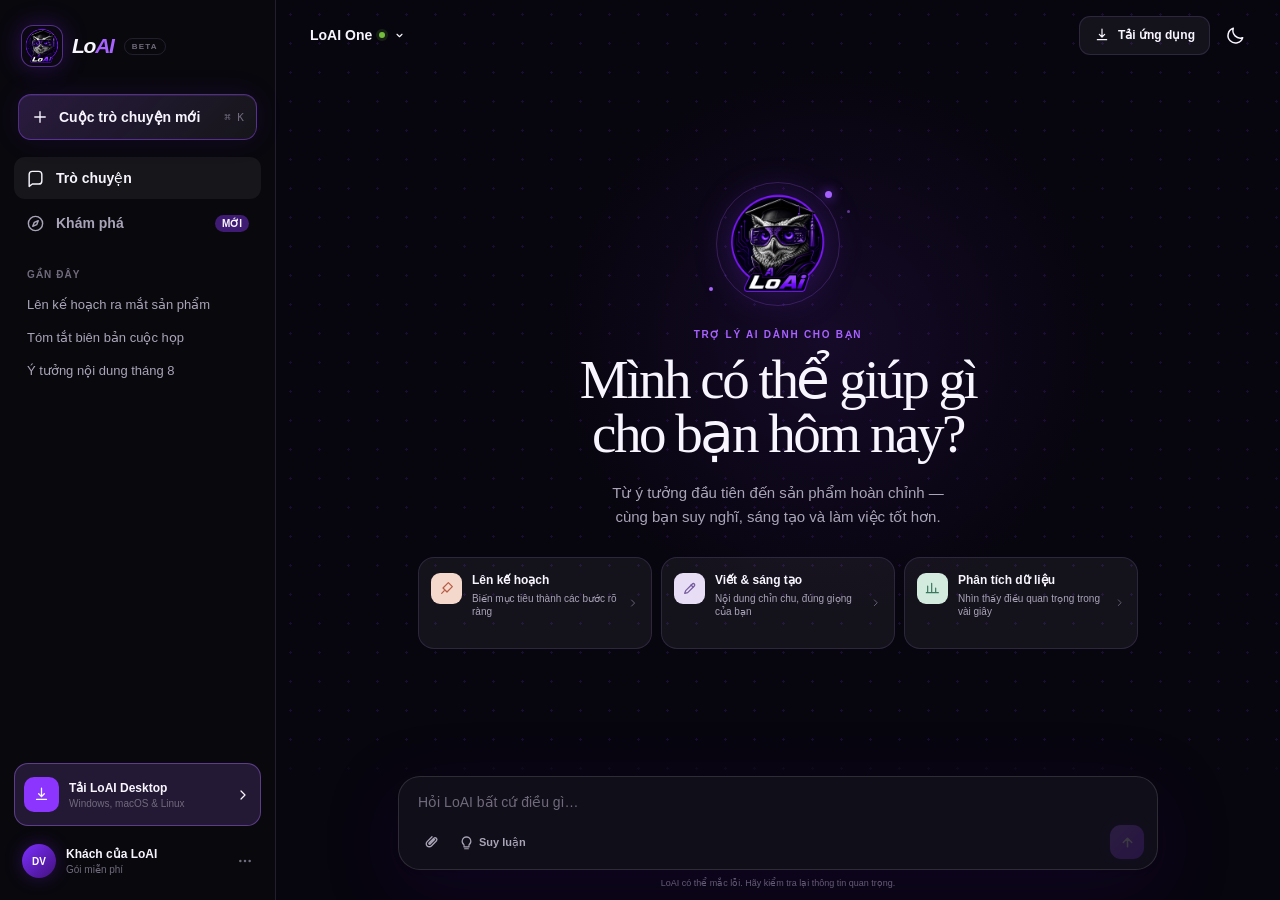
<file: index.html>
<!doctype html>
<html lang="vi">
  <head>
    <meta charset="UTF-8" />
    <meta name="viewport" content="width=device-width, initial-scale=1.0" />
    <meta name="description" content="LoAI — trợ lý AI hiểu cách bạn làm việc, viết và sáng tạo." />
    <meta name="theme-color" content="#07050e" />
    <title>LoAI — Nghĩ lớn hơn. Làm nhanh hơn.</title>
    <link rel="icon" href="assets/owl.png" type="image/png" />
    <link rel="stylesheet" href="styles.css?v=20260812-2" />
  </head>
  <body>
    <a class="skip-link" href="#main">Chuyển tới nội dung</a>

    <div class="app-shell">
      <div class="scrim" data-close-sidebar hidden></div>
      <aside class="sidebar" id="sidebar" aria-label="Thanh điều hướng">
        <div class="sidebar-top">
          <a class="brand" href="./" aria-label="Trang chủ LoAI">
            <span class="brand-mark" aria-hidden="true"><img src="assets/owl.png" alt="" /></span>
            <span class="brand-word"><i>Lo</i><b>AI</b></span>
            <span class="brand-beta">Beta</span>
          </a>
          <button class="icon-button mobile-only" type="button" data-close-sidebar aria-label="Đóng menu">
            <svg viewBox="0 0 24 24"><path d="m6 6 12 12M18 6 6 18"/></svg>
          </button>
        </div>

        <button class="new-chat" type="button" data-new-chat>
          <svg viewBox="0 0 24 24"><path d="M12 5v14M5 12h14"/></svg>
          <span>Cuộc trò chuyện mới</span>
          <kbd>⌘ K</kbd>
        </button>

        <nav class="sidebar-nav" aria-label="Điều hướng chính">
          <a class="nav-item is-active" href="#chat">
            <svg viewBox="0 0 24 24"><path d="M20 15a4 4 0 0 1-4 4H8l-4 3V7a4 4 0 0 1 4-4h8a4 4 0 0 1 4 4Z"/></svg>
            Trò chuyện
          </a>
          <a class="nav-item" href="#kham-pha">
            <svg viewBox="0 0 24 24"><circle cx="12" cy="12" r="9"/><path d="m15.5 8.5-2 5-5 2 2-5Z"/></svg>
            Khám phá
            <span class="badge">Mới</span>
          </a>
        </nav>

        <div class="history">
          <p class="eyebrow">Gần đây</p>
          <button class="history-item" type="button">Lên kế hoạch ra mắt sản phẩm</button>
          <button class="history-item" type="button">Tóm tắt biên bản cuộc họp</button>
          <button class="history-item" type="button">Ý tưởng nội dung tháng 8</button>
        </div>

        <div class="sidebar-footer">
          <a class="download-card" href="https://github.com/aerovfx/LoAIapp/releases" target="_blank" rel="noopener noreferrer">
            <span class="download-icon"><svg viewBox="0 0 24 24"><path d="M12 3v12m0 0 4-4m-4 4-4-4M5 19h14"/></svg></span>
            <span><strong>Tải LoAI Desktop</strong><small>Windows, macOS & Linux</small></span>
            <svg class="arrow" viewBox="0 0 24 24"><path d="m9 18 6-6-6-6"/></svg>
          </a>
          <button class="profile" type="button">
            <span class="avatar">DV</span>
            <span><strong>Khách của LoAI</strong><small>Gói miễn phí</small></span>
            <svg viewBox="0 0 24 24"><circle cx="5" cy="12" r="1"/><circle cx="12" cy="12" r="1"/><circle cx="19" cy="12" r="1"/></svg>
          </button>
        </div>
      </aside>

      <main class="main" id="main">
        <header class="topbar">
          <button class="icon-button menu-button" type="button" data-open-sidebar aria-label="Mở menu" aria-controls="sidebar" aria-expanded="false">
            <svg viewBox="0 0 24 24"><path d="M4 7h16M4 12h16M4 17h16"/></svg>
          </button>
          <button class="model-picker" type="button" aria-label="Chọn mô hình">
            <span>LoAI One</span>
            <span class="status-dot"></span>
            <svg viewBox="0 0 24 24"><path d="m8 10 4 4 4-4"/></svg>
          </button>
          <div class="topbar-actions">
            <a class="desktop-cta" href="https://github.com/aerovfx/LoAIapp/releases" target="_blank" rel="noopener noreferrer">
              <svg viewBox="0 0 24 24"><path d="M12 3v12m0 0 4-4m-4 4-4-4M5 19h14"/></svg>
              Tải ứng dụng
            </a>
            <button class="icon-button" type="button" data-theme-toggle aria-label="Đổi giao diện sáng tối">
              <svg class="sun-icon" viewBox="0 0 24 24"><circle cx="12" cy="12" r="4"/><path d="M12 2v2M12 20v2M4.93 4.93l1.42 1.42m11.3 11.3 1.42 1.42M2 12h2m16 0h2M4.93 19.07l1.42-1.42m11.3-11.3 1.42-1.42"/></svg>
              <svg class="moon-icon" viewBox="0 0 24 24"><path d="M20 15.3A9 9 0 0 1 8.7 4a9 9 0 1 0 11.3 11.3Z"/></svg>
            </button>
          </div>
        </header>

        <section class="chat" id="chat" aria-live="polite">
          <div class="welcome" data-welcome>
            <div class="hero-orbit" aria-hidden="true">
              <div class="orbit-ring"></div>
              <span class="spark spark-one"></span><span class="spark spark-two"></span>
              <div class="hero-mark"><img src="assets/owl.png" alt="Biểu tượng cú mèo LoAI" /></div>
            </div>
            <p class="hero-kicker">TRỢ LÝ AI DÀNH CHO BẠN</p>
            <h1>Mình có thể giúp gì<br />cho bạn hôm nay?</h1>
            <p class="hero-copy">Từ ý tưởng đầu tiên đến sản phẩm hoàn chỉnh —<br class="desktop-break" /> cùng bạn suy nghĩ, sáng tạo và làm việc tốt hơn.</p>

            <div class="suggestions" aria-label="Câu hỏi gợi ý">
              <button type="button" data-prompt="Lên kế hoạch ra mắt sản phẩm trong 30 ngày">
                <span class="suggestion-icon coral"><svg viewBox="0 0 24 24"><path d="M14 4 6 12l6 6 8-8-6-6Z"/><path d="m4 20 4-4"/></svg></span>
                <span><strong>Lên kế hoạch</strong><small>Biến mục tiêu thành các bước rõ ràng</small></span>
                <svg class="arrow" viewBox="0 0 24 24"><path d="m9 18 6-6-6-6"/></svg>
              </button>
              <button type="button" data-prompt="Viết một bài giới thiệu LoAI thật cuốn hút">
                <span class="suggestion-icon lilac"><svg viewBox="0 0 24 24"><path d="m4 20 4.5-1 10-10a2.1 2.1 0 0 0-3-3l-10 10L4 20Z"/><path d="m13.5 7.5 3 3"/></svg></span>
                <span><strong>Viết & sáng tạo</strong><small>Nội dung chỉn chu, đúng giọng của bạn</small></span>
                <svg class="arrow" viewBox="0 0 24 24"><path d="m9 18 6-6-6-6"/></svg>
              </button>
              <button type="button" data-prompt="Phân tích những xu hướng AI nổi bật gần đây">
                <span class="suggestion-icon mint"><svg viewBox="0 0 24 24"><path d="M4 19V9m6 10V5m6 14v-7m4 7H2"/></svg></span>
                <span><strong>Phân tích dữ liệu</strong><small>Nhìn thấy điều quan trọng trong vài giây</small></span>
                <svg class="arrow" viewBox="0 0 24 24"><path d="m9 18 6-6-6-6"/></svg>
              </button>
            </div>
          </div>

          <div class="conversation" data-conversation hidden></div>
        </section>

        <div class="composer-wrap">
          <form class="composer" data-composer>
            <label class="sr-only" for="message">Nhắn tin cho LoAI</label>
            <textarea id="message" rows="1" maxlength="2000" placeholder="Hỏi LoAI bất cứ điều gì…"></textarea>
            <div class="composer-actions">
              <div>
                <button class="tool-button" type="button" aria-label="Đính kèm tệp"><svg viewBox="0 0 24 24"><path d="m12 5-6.5 6.5a4 4 0 0 0 5.7 5.7L18 10.4a2.5 2.5 0 0 0-3.5-3.5L8 13.4a1 1 0 0 0 1.4 1.4l6-6"/></svg></button>
                <button class="mode-button" type="button"><svg viewBox="0 0 24 24"><path d="M12 3a7 7 0 0 0-4 12.7V19h8v-3.3A7 7 0 0 0 12 3Z"/><path d="M9 22h6"/></svg> Suy luận</button>
              </div>
              <button class="send-button" type="submit" aria-label="Gửi tin nhắn" disabled><svg viewBox="0 0 24 24"><path d="m6 12 6-6 6 6M12 6v12"/></svg></button>
            </div>
          </form>
          <p class="disclaimer">LoAI có thể mắc lỗi. Hãy kiểm tra lại thông tin quan trọng.</p>
        </div>
      </main>
    </div>

    <script src="app.js?v=20260812-2"></script>
  </body>
</html>
</file>
<file: styles.css>
:root {
  color-scheme: dark;
  --bg: #07050e;
  --panel: #09080d;
  --card: rgba(255, 255, 255, 0.055);
  --card-solid: #12101a;
  --text: #f8f5ff;
  --muted: #aaa4b8;
  --subtle: #706a7c;
  --line: rgba(190, 166, 255, 0.14);
  --accent: #8b35ff;
  --accent-strong: #a762ff;
  --accent-ink: #ffffff;
  --glow: rgba(126, 41, 255, 0.28);
  --shadow: 0 20px 70px rgba(44, 7, 91, 0.28), 0 2px 12px rgba(0, 0, 0, 0.3);
  --sidebar-width: 276px;
}

[data-theme="light"] {
  color-scheme: light;
  --bg: #f8f6ff;
  --panel: #eee9f9;
  --card: rgba(255, 255, 255, 0.72);
  --card-solid: #ffffff;
  --text: #171020;
  --muted: #6f687a;
  --subtle: #9690a0;
  --line: rgba(65, 36, 95, 0.12);
  --accent: #7b2cff;
  --accent-strong: #6419e8;
  --accent-ink: #ffffff;
  --glow: rgba(126, 41, 255, 0.12);
  --shadow: 0 18px 60px rgba(57, 31, 87, 0.11), 0 2px 8px rgba(57, 31, 87, 0.06);
}

* { box-sizing: border-box; }
html { height: 100%; scroll-behavior: smooth; }
body {
  margin: 0;
  min-width: 320px;
  height: 100%;
  overflow: hidden;
  background: var(--bg);
  color: var(--text);
  font-family: Inter, ui-sans-serif, -apple-system, BlinkMacSystemFont, "Segoe UI", sans-serif;
  -webkit-font-smoothing: antialiased;
}
button, textarea { font: inherit; }
button, a { -webkit-tap-highlight-color: transparent; }
button { color: inherit; }
a { color: inherit; text-decoration: none; }
svg { width: 20px; fill: none; stroke: currentColor; stroke-width: 1.8; stroke-linecap: round; stroke-linejoin: round; }
button:focus-visible, a:focus-visible, textarea:focus-visible { outline: 3px solid color-mix(in srgb, var(--accent-strong) 70%, transparent); outline-offset: 2px; }

.skip-link { position: fixed; z-index: 100; top: 10px; left: 10px; padding: 10px 14px; border-radius: 10px; background: var(--text); color: var(--bg); transform: translateY(-150%); }
.skip-link:focus { transform: none; }
.sr-only { position: absolute; width: 1px; height: 1px; overflow: hidden; clip: rect(0, 0, 0, 0); white-space: nowrap; }
.app-shell { display: flex; height: 100dvh; }

.sidebar { width: var(--sidebar-width); flex: 0 0 var(--sidebar-width); display: flex; flex-direction: column; padding: 20px 14px 12px; background: var(--panel); border-right: 1px solid var(--line); z-index: 30; }
.sidebar-top { min-height: 52px; display: flex; align-items: center; justify-content: space-between; padding: 0 6px 0 7px; }
.brand { display: inline-flex; align-items: center; gap: 9px; font-size: 20px; font-weight: 750; letter-spacing: -0.04em; }
.brand-mark { display: grid; place-items: center; width: 42px; height: 42px; flex: 0 0 42px; padding: 2px; border: 1px solid rgba(160, 93, 255, .48); border-radius: 12px; background: #0b0713; box-shadow: 0 0 24px var(--glow); }
.brand-mark img { display: block; width: 100%; height: 100%; object-fit: contain; }
.brand-word { font-size: 21px; font-style: italic; letter-spacing: -.06em; }
.brand-word i { font-style: inherit; color: var(--text); }
.brand-word b { color: var(--accent-strong); }
.brand-beta { margin-left: 1px; padding: 3px 7px; border: 1px solid var(--line); border-radius: 999px; color: var(--subtle); font-size: 8px; font-weight: 700; letter-spacing: .16em; text-transform: uppercase; }
.icon-button { width: 40px; height: 40px; display: grid; place-items: center; border: 0; border-radius: 12px; background: transparent; cursor: pointer; }
.icon-button:hover { background: var(--card); }
.mobile-only, .menu-button { display: none; }
.new-chat { min-height: 46px; margin: 22px 4px 17px; padding: 0 12px; display: flex; align-items: center; gap: 10px; border: 1px solid color-mix(in srgb, var(--accent) 38%, var(--line)); border-radius: 13px; background: linear-gradient(135deg, color-mix(in srgb, var(--accent) 16%, var(--card)), var(--card)); box-shadow: 0 1px 0 rgba(255,255,255,.06) inset, 0 0 28px color-mix(in srgb, var(--glow) 38%, transparent); cursor: pointer; font-size: 14px; font-weight: 620; }
.new-chat:hover { border-color: color-mix(in srgb, var(--text) 18%, transparent); background: var(--card-solid); }
.new-chat svg { width: 18px; }
.new-chat kbd { margin-left: auto; color: var(--subtle); font: 11px ui-monospace, monospace; }
.sidebar-nav { display: grid; gap: 3px; }
.nav-item { min-height: 42px; display: flex; align-items: center; gap: 11px; padding: 0 12px; border-radius: 11px; color: var(--muted); font-size: 14px; font-weight: 560; }
.nav-item svg { width: 19px; }
.nav-item:hover, .nav-item.is-active { color: var(--text); background: var(--card); }
.badge { margin-left: auto; padding: 3px 7px; border-radius: 999px; color: var(--text); background: color-mix(in srgb, var(--accent) 42%, transparent); font-size: 10px; font-weight: 750; text-transform: uppercase; }
.history { padding: 25px 5px 0; overflow: hidden; }
.eyebrow { margin: 0 8px 8px; color: var(--subtle); font-size: 10px; font-weight: 750; letter-spacing: .11em; text-transform: uppercase; }
.history-item { width: 100%; padding: 9px 8px; overflow: hidden; border: 0; border-radius: 9px; background: transparent; color: var(--muted); cursor: pointer; font-size: 13px; text-align: left; text-overflow: ellipsis; white-space: nowrap; }
.history-item:hover { color: var(--text); background: var(--card); }
.sidebar-footer { margin-top: auto; display: grid; gap: 8px; }
.download-card { min-height: 63px; display: flex; align-items: center; gap: 10px; padding: 9px; border: 1px solid color-mix(in srgb, var(--accent-strong) 32%, var(--line)); border-radius: 14px; background: color-mix(in srgb, var(--accent) 12%, var(--card)); }
.download-card:hover { background: color-mix(in srgb, var(--accent) 22%, var(--card)); }
.download-icon { width: 35px; height: 35px; flex: 0 0 auto; display: grid; place-items: center; border-radius: 10px; background: var(--accent); color: var(--accent-ink); }
.download-icon svg { width: 17px; }
.download-card > span:nth-child(2), .profile > span:nth-child(2) { min-width: 0; display: grid; gap: 3px; }
.download-card strong, .profile strong { font-size: 12px; font-weight: 680; }
.download-card small, .profile small { color: var(--subtle); font-size: 10px; }
.arrow { width: 16px; margin-left: auto; }
.profile { width: 100%; min-height: 54px; display: flex; align-items: center; gap: 10px; padding: 8px; border: 0; border-radius: 12px; background: transparent; cursor: pointer; text-align: left; }
.profile:hover { background: var(--card); }
.profile > svg { width: 16px; margin-left: auto; color: var(--subtle); }
.avatar { width: 34px; height: 34px; display: grid; place-items: center; border-radius: 50%; background: linear-gradient(135deg, #7c2fff, #42107c); color: #fff; font-size: 10px; font-weight: 720; box-shadow: 0 0 18px var(--glow); }

.main { position: relative; min-width: 0; flex: 1; display: flex; flex-direction: column; background-color: var(--bg); background-image: radial-gradient(circle at 55% 38%, color-mix(in srgb, var(--accent) 11%, transparent), transparent 35%), radial-gradient(circle, color-mix(in srgb, var(--accent) 15%, transparent) 1px, transparent 1.3px); background-size: auto, 29px 29px; }
.topbar { height: 70px; flex: 0 0 70px; display: flex; align-items: center; justify-content: space-between; padding: 0 24px; }
.model-picker { min-height: 40px; display: flex; align-items: center; gap: 7px; padding: 0 10px; border: 0; border-radius: 11px; background: transparent; cursor: pointer; font-size: 14px; font-weight: 650; }
.model-picker:hover { background: var(--card); }
.model-picker svg { width: 15px; }
.status-dot { width: 6px; height: 6px; border-radius: 50%; background: #75bd3d; box-shadow: 0 0 0 3px color-mix(in srgb, #75bd3d 14%, transparent); }
.topbar-actions { display: flex; align-items: center; gap: 6px; }
.desktop-cta { height: 39px; display: inline-flex; align-items: center; gap: 8px; padding: 0 14px; border: 1px solid var(--line); border-radius: 11px; background: var(--card); font-size: 12px; font-weight: 650; }
.desktop-cta:hover { border-color: color-mix(in srgb, var(--accent-strong) 50%, var(--line)); }
.desktop-cta svg { width: 16px; }
.moon-icon { display: block; }
.sun-icon { display: none; }
[data-theme="light"] .sun-icon { display: block; }
[data-theme="light"] .moon-icon { display: none; }

.chat { min-height: 0; flex: 1; overflow-y: auto; scrollbar-width: thin; scrollbar-color: var(--line) transparent; }
.welcome { width: min(820px, calc(100% - 40px)); min-height: 100%; margin: 0 auto; padding: clamp(24px, 5vh, 64px) 0 185px; display: flex; flex-direction: column; align-items: center; justify-content: center; text-align: center; }
.hero-orbit { position: relative; width: 126px; height: 126px; display: grid; place-items: center; margin-bottom: 22px; }
.orbit-ring { position: absolute; inset: 1px; border: 1px solid color-mix(in srgb, var(--accent-strong) 24%, transparent); border-radius: 50%; animation: orbit 12s linear infinite; }
.orbit-ring::after { content: ""; position: absolute; top: 8px; right: 7px; width: 7px; height: 7px; border-radius: 50%; background: var(--accent-strong); box-shadow: 0 0 12px var(--accent); }
.hero-mark { width: 104px; height: 104px; display: grid; place-items: center; border-radius: 24px; background: transparent; filter: drop-shadow(0 0 18px var(--glow)); }
.hero-mark img { display: block; width: 100%; height: 100%; object-fit: contain; }
.spark { position: absolute; border-radius: 50%; background: var(--accent-strong); }
.spark-one { width: 4px; height: 4px; left: -6px; bottom: 16px; }
.spark-two { width: 3px; height: 3px; right: -9px; top: 29px; opacity: .55; }
.hero-kicker { margin: 0 0 13px; color: var(--accent-strong); font-size: 10px; font-weight: 800; letter-spacing: .17em; }
.welcome h1 { margin: 0; max-width: 670px; font-family: Georgia, "Times New Roman", serif; font-size: clamp(38px, 4.3vw, 61px); font-weight: 480; letter-spacing: -.045em; line-height: .98; }
.hero-copy { margin: 20px 0 28px; color: var(--muted); font-size: 15px; line-height: 1.6; }
.suggestions { width: min(720px, 100%); display: grid; grid-template-columns: repeat(3, 1fr); gap: 9px; }
.suggestions button { min-height: 92px; display: flex; align-items: flex-start; gap: 10px; padding: 15px 12px; border: 1px solid var(--line); border-radius: 16px; background: var(--card); cursor: pointer; text-align: left; transition: transform .2s ease, border-color .2s ease, background .2s ease; }
.suggestions button:hover { transform: translateY(-2px); border-color: color-mix(in srgb, var(--text) 17%, transparent); background: var(--card-solid); }
.suggestions button > span:nth-child(2) { min-width: 0; display: grid; gap: 5px; }
.suggestions strong { font-size: 12px; font-weight: 680; }
.suggestions small { color: var(--muted); font-size: 10px; line-height: 1.35; }
.suggestion-icon { width: 31px; height: 31px; flex: 0 0 auto; display: grid; place-items: center; border-radius: 9px; }
.suggestion-icon svg { width: 16px; }
.suggestion-icon.coral { color: #b85b44; background: #f4d8cc; }
.suggestion-icon.lilac { color: #755a9d; background: #e7ddf5; }
.suggestion-icon.mint { color: #39775f; background: #d3ebdf; }
.suggestions .arrow { align-self: center; width: 14px; color: var(--subtle); }

.conversation { width: min(760px, calc(100% - 42px)); margin: 0 auto; padding: 48px 0 190px; }
.message { display: flex; gap: 13px; margin-bottom: 27px; animation: message-in .35s ease both; }
.message.user { justify-content: flex-end; }
.message-bubble { max-width: min(610px, 88%); font-size: 15px; line-height: 1.65; }
.user .message-bubble { padding: 11px 16px; border: 1px solid var(--line); border-radius: 18px 18px 5px 18px; background: var(--card-solid); }
.assistant-avatar { width: 36px; height: 36px; flex: 0 0 auto; display: grid; place-items: center; padding: 2px; border: 1px solid color-mix(in srgb, var(--accent) 55%, var(--line)); border-radius: 11px; background: #08050e; box-shadow: 0 0 16px var(--glow); }
.assistant-avatar img { display: block; width: 100%; height: 100%; object-fit: contain; }
.assistant .message-bubble { padding-top: 3px; }
.assistant .message-bubble p { margin: 0; }
.typing { display: inline-flex; gap: 4px; align-items: center; height: 24px; }
.typing i { width: 5px; height: 5px; border-radius: 50%; background: var(--muted); animation: typing 1s ease-in-out infinite; }
.typing i:nth-child(2) { animation-delay: .15s; }.typing i:nth-child(3) { animation-delay: .3s; }

.composer-wrap { position: absolute; z-index: 10; right: 0; bottom: 0; left: 0; padding: 30px 24px 12px; background: linear-gradient(to bottom, transparent, var(--bg) 25%, var(--bg)); }
.composer { width: min(760px, 100%); margin: 0 auto; padding: 13px 13px 10px 17px; border: 1px solid color-mix(in srgb, var(--text) 13%, transparent); border-radius: 22px; background: color-mix(in srgb, var(--card-solid) 92%, transparent); box-shadow: var(--shadow); backdrop-filter: blur(18px); }
.composer textarea { width: 100%; min-height: 30px; max-height: 140px; display: block; resize: none; overflow-y: auto; border: 0; outline: 0; background: transparent; color: var(--text); font-size: 14px; line-height: 1.55; }
.composer textarea::placeholder { color: var(--subtle); }
.composer-actions, .composer-actions > div { display: flex; align-items: center; }
.composer-actions { justify-content: space-between; margin-top: 5px; }
.composer-actions > div { gap: 3px; }
.tool-button, .mode-button { height: 32px; border: 0; border-radius: 9px; background: transparent; color: var(--muted); cursor: pointer; }
.tool-button { width: 32px; display: grid; place-items: center; }
.tool-button svg { width: 18px; }
.mode-button { display: flex; align-items: center; gap: 5px; padding: 0 8px; font-size: 11px; font-weight: 580; }
.mode-button svg { width: 15px; }
.tool-button:hover, .mode-button:hover { color: var(--text); background: var(--card); }
.send-button { width: 34px; height: 34px; display: grid; place-items: center; border: 0; border-radius: 11px; background: linear-gradient(135deg, var(--accent-strong), var(--accent)); color: #fff; box-shadow: 0 0 18px var(--glow); cursor: pointer; transition: transform .15s ease, opacity .15s ease; }
.send-button:hover:not(:disabled) { transform: translateY(-1px); }
.send-button:disabled { opacity: .18; cursor: default; }
.send-button svg { width: 17px; stroke-width: 2.1; }
.disclaimer { margin: 8px 0 0; color: var(--subtle); font-size: 9px; text-align: center; }
.scrim { position: fixed; z-index: 20; inset: 0; background: rgba(10, 14, 11, .38); backdrop-filter: blur(2px); }

@keyframes orbit { to { transform: rotate(360deg); } }
@keyframes message-in { from { opacity: 0; transform: translateY(8px); } }
@keyframes typing { 0%, 60%, 100% { opacity: .3; transform: translateY(0); } 30% { opacity: 1; transform: translateY(-3px); } }

@media (max-width: 980px) {
  .suggestions { grid-template-columns: 1fr; width: min(520px, 100%); }
  .suggestions button { min-height: 68px; align-items: center; }
  .welcome { justify-content: flex-start; padding-top: 5vh; }
}

@media (max-width: 820px) {
  .sidebar { position: fixed; top: 0; bottom: 0; left: 0; width: min(86vw, 310px); transform: translateX(-105%); transition: transform .25s ease; box-shadow: 20px 0 60px rgba(0,0,0,.16); }
  .sidebar.is-open { transform: none; }
  .mobile-only, .menu-button { display: grid; }
  .topbar { height: 62px; flex-basis: 62px; padding: 0 12px; }
  .topbar .model-picker { margin-right: auto; }
  .desktop-cta { width: 40px; padding: 0; justify-content: center; font-size: 0; }
  .desktop-cta svg { width: 18px; }
  .welcome { width: min(620px, calc(100% - 30px)); padding-bottom: 180px; }
  .composer-wrap { padding-right: 12px; padding-left: 12px; }
}

@media (max-width: 520px) {
  .welcome { padding-top: 22px; }
  .hero-orbit { width: 74px; height: 74px; margin-bottom: 18px; }
  .hero-mark { width: 62px; height: 62px; border-radius: 16px; }
  .welcome h1 { font-size: 37px; }
  .hero-copy { margin: 16px 0 21px; font-size: 13px; }
  .desktop-break { display: none; }
  .suggestions { gap: 7px; }
  .suggestions button { min-height: 62px; padding: 10px; border-radius: 14px; }
  .suggestions small { display: none; }
  .conversation { width: calc(100% - 28px); padding-top: 30px; }
  .message-bubble { font-size: 14px; }
  .composer { border-radius: 18px; }
}

@media (prefers-reduced-motion: reduce) {
  *, *::before, *::after { scroll-behavior: auto !important; animation-duration: .01ms !important; animation-iteration-count: 1 !important; transition-duration: .01ms !important; }
}
</file>
